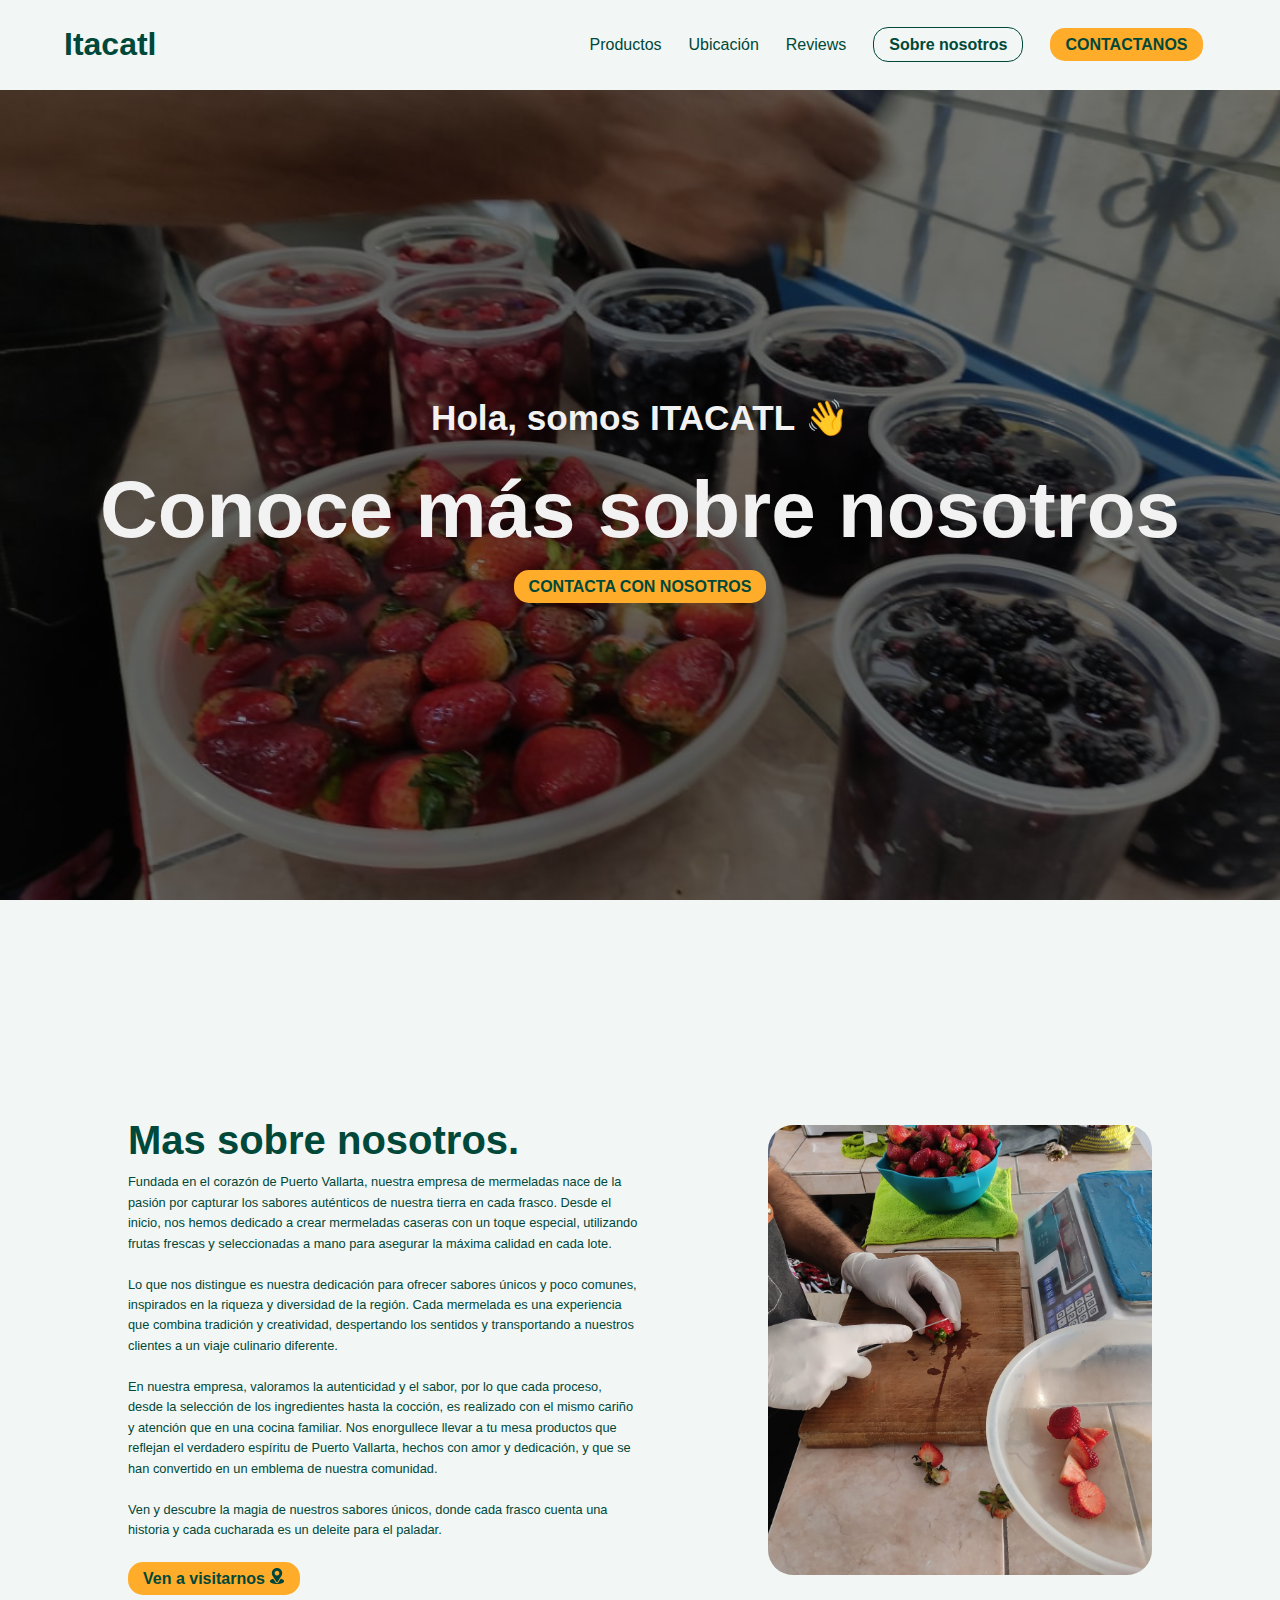
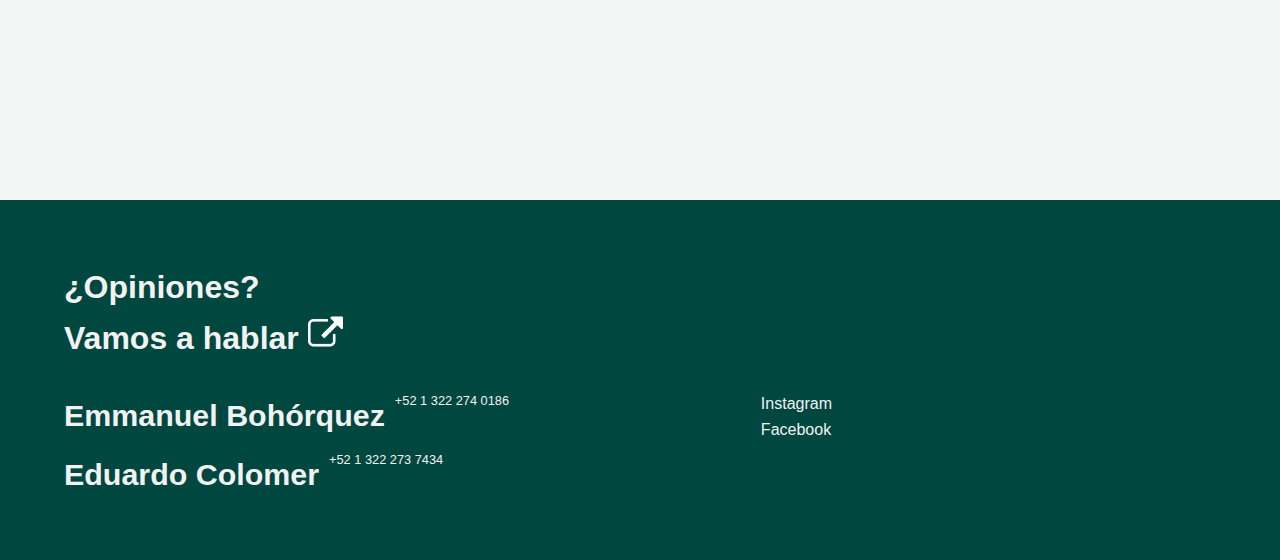
<file: index.html>
<!DOCTYPE html>
<html lang="en">
<head>
    <meta charset="UTF-8">
    <meta name="viewport" content="width=device-width, initial-scale=1.0">
    <title>Document</title>
    <link rel="stylesheet" href="style.css">
    <link rel="stylesheet" href="style1.css">
</head>
<body>
    <header>
        <div class="he1">
            <div class="he2">
                <a href="index.html"><h1>Itacatl</h1></a>
            </div>
            <div class="he3">
                <ul class="he4">
                    <li class="he5"><a href="productos.html">Productos</a></li>
                    <li class="he5"><a href="ubicacion.html">Ubicación</a></li>
                    <li class="he5"><a href="reviews.html">Reviews</a></li>
                    <li><a class="btn-secundario" href="sobrenosotros.html">Sobre nosotros</a></li>
                    <li><a class="btn-principal" href="contactanos.html">CONTACTANOS</a></li>
                </ul>
            </div>
        </div>
    </header>
    <main>
        <div class="m1">
            <div class="m2">
                <h2>Hola, somos <strong>ITACATL</strong> 👋</h2>
                <h1>Conoce más sobre nosotros</h1>
                <div><a class="btn-principal" href="contactanos.html">CONTACTA CON NOSOTROS</a></div>
            </div>
        </div>
        <div class="m3">
            <div class="m6">
                <div class="m4">
                    <h1>Mas sobre nosotros.</h1>
                    <p>Fundada en el corazón de Puerto Vallarta, nuestra empresa de mermeladas nace de la pasión por capturar los sabores auténticos de nuestra tierra en cada frasco. Desde el inicio, nos hemos dedicado a crear mermeladas caseras con un toque especial, utilizando frutas frescas y seleccionadas a mano para asegurar la máxima calidad en cada lote.
                        <br><br>
                        Lo que nos distingue es nuestra dedicación para ofrecer sabores únicos y poco comunes, inspirados en la riqueza y diversidad de la región. Cada mermelada es una experiencia que combina tradición y creatividad, despertando los sentidos y transportando a nuestros clientes a un viaje culinario diferente.
                        <br><br>
                        En nuestra empresa, valoramos la autenticidad y el sabor, por lo que cada proceso, desde la selección de los ingredientes hasta la cocción, es realizado con el mismo cariño y atención que en una cocina familiar. Nos enorgullece llevar a tu mesa productos que reflejan el verdadero espíritu de Puerto Vallarta, hechos con amor y dedicación, y que se han convertido en un emblema de nuestra comunidad.
                        <br><br>
                        Ven y descubre la magia de nuestros sabores únicos, donde cada frasco cuenta una historia y cada cucharada es un deleite para el paladar.
                    </p>
                   <br>
                    <div><a class="btn-principal" href="ubicacion.html">Ven a visitarnos <img class="icon1" src="imagenes/iconos/ubicacion.png"></a></div>
                </div>
                <div class="m5">
                    <div class="m7"></div>
                </div>
            </div>
        </div>
    </main>
    <footer>
        <div class="fo1">
            <div class="fo2 fo5">
                <h1>¿Opiniones?</h1>
                <a href="contactanos.html"><h1>Vamos a hablar <img class="icon" src="imagenes/iconos/enlaceb.png"></h1></a>
            </div>
            <div class="fo3">
                <div>
                    <div class="fo4 fo6">
                        <h3>Emmanuel Bohórquez</h3>
                        <p>+52 1 322 274 0186</p>
                    </div>
                    <div class="fo6">
                        <h3>Eduardo Colomer</h3>  
                        <p>+52 1 322 273 7434</p>
                    </div>
                </div>
                <div class="fo7">
                    <div>
                        <a href="#">Instagram</a>
                    </div>
                    <div>
                        <a href="#">Facebook</a>
                    </div>
                </div>
            </div>
        </div>
    </footer>
</body>
</html>
</file>
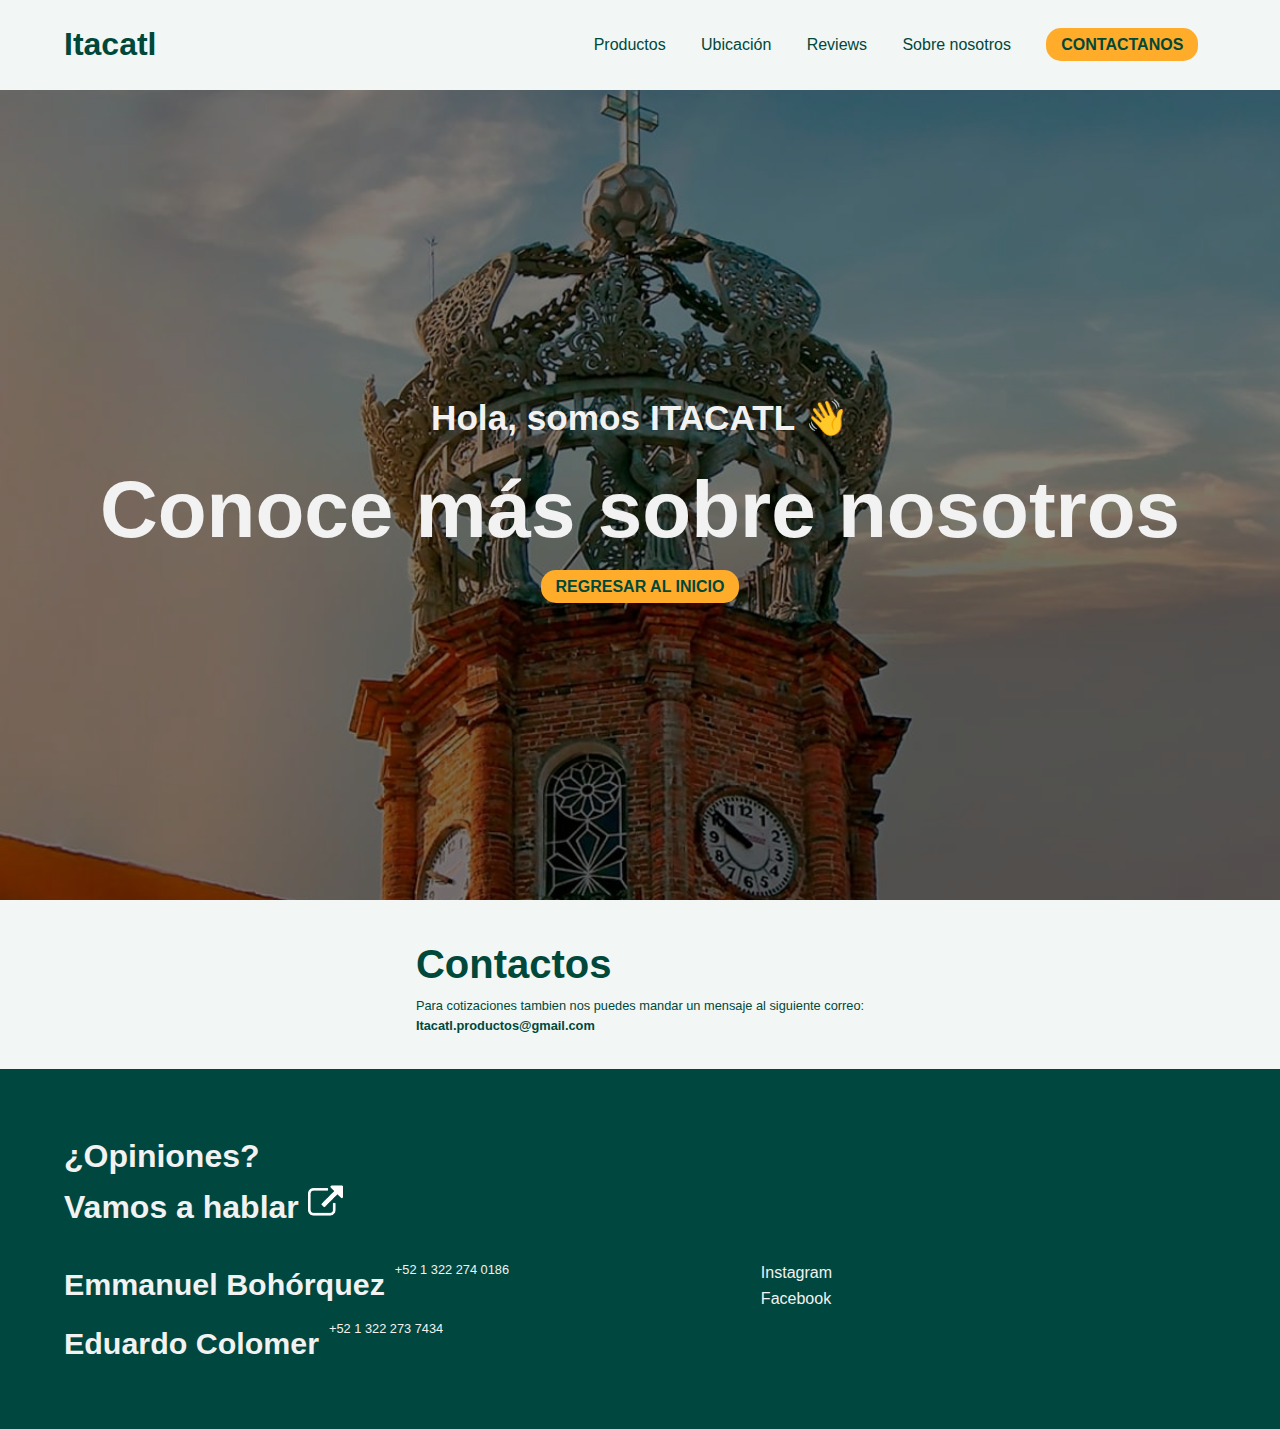
<file: contactanos.html>
<!DOCTYPE html>
<html lang="en">
<head>
    <meta charset="UTF-8">
    <meta name="viewport" content="width=device-width, initial-scale=1.0">
    <title>Document</title>
    <link rel="stylesheet" href="style.css">
    <link rel="stylesheet" href="style6.css">
</head>
<body>
    <header>
        <div class="he1">
            <div class="he2">
                <a href="index.html"><h1>Itacatl</h1></a>
            </div>
            <div class="he3">
                <ul class="he4">
                    <li class="he5"><a href="productos.html">Productos</a></li>
                    <li class="he5"><a href="ubicacion.html">Ubicación</a></li>
                    <li class="he5"><a href="reviews.html">Reviews</a></li>
                    <li><a href="sobrenosotros.html">Sobre nosotros</a></li>
                    <li><a class="btn-principal" href="contactanos.html">CONTACTANOS</a></li>
                </ul>
            </div>
        </div>
    </header>
    <main>
        <div class="m1">
            <div class="m2">
                <h2>Hola, somos <strong>ITACATL</strong> 👋</h2>
                <h1>Conoce más sobre nosotros</h1>
                <div><a class="btn-principal" href="index.html">REGRESAR AL INICIO</a></div>
            </div>
        </div>
        <div class="m3">
            <div>
                <h1>Contactos</h1>
                <div>
                    <div class="m4"></div>
                    <div class="m5"></div>
                </div>
                <p>Para cotizaciones tambien nos puedes mandar un mensaje al siguiente correo:</p>
                <p><strong>Itacatl.productos@gmail.com</strong></p>
            </div>
        </div>
    </main>
    <footer>
        <div class="fo1">
            <div class="fo2 fo5">
                <h1>¿Opiniones?</h1>
                <a href="contactanos.html"><h1>Vamos a hablar <img class="icon" src="imagenes/iconos/enlaceb.png"></h1></a>
            </div>
            <div class="fo3">
                <div>
                    <div class="fo4 fo6">
                        <h3>Emmanuel Bohórquez</h3>
                        <p>+52 1 322 274 0186</p>
                    </div>
                    <div class="fo6">
                        <h3>Eduardo Colomer</h3>  
                        <p>+52 1 322 273 7434</p>
                    </div>
                </div>
                <div class="fo7">
                    <div>
                        <a href="#">Instagram</a>
                    </div>
                    <div>
                        <a href="#">Facebook</a>
                    </div>
                </div>
            </div>
        </div>
    </footer>
</body>
</html>
</file>
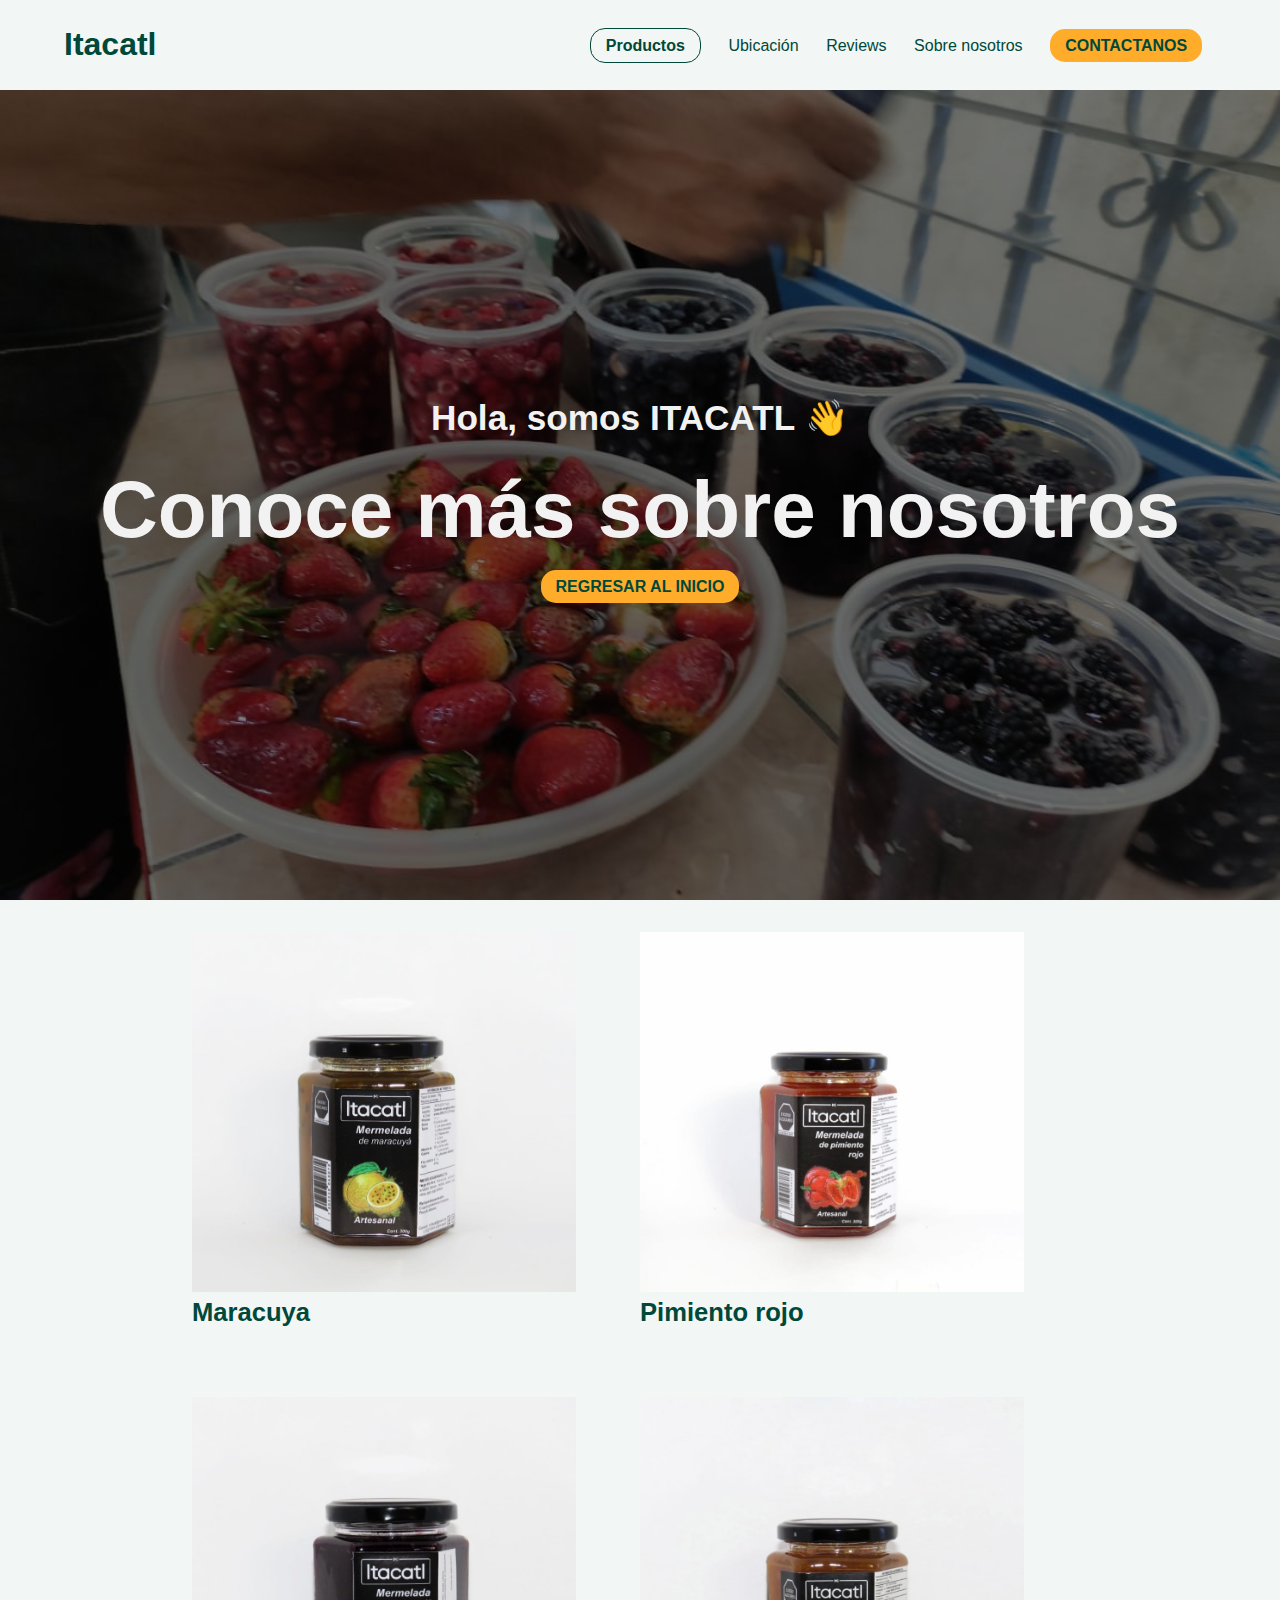
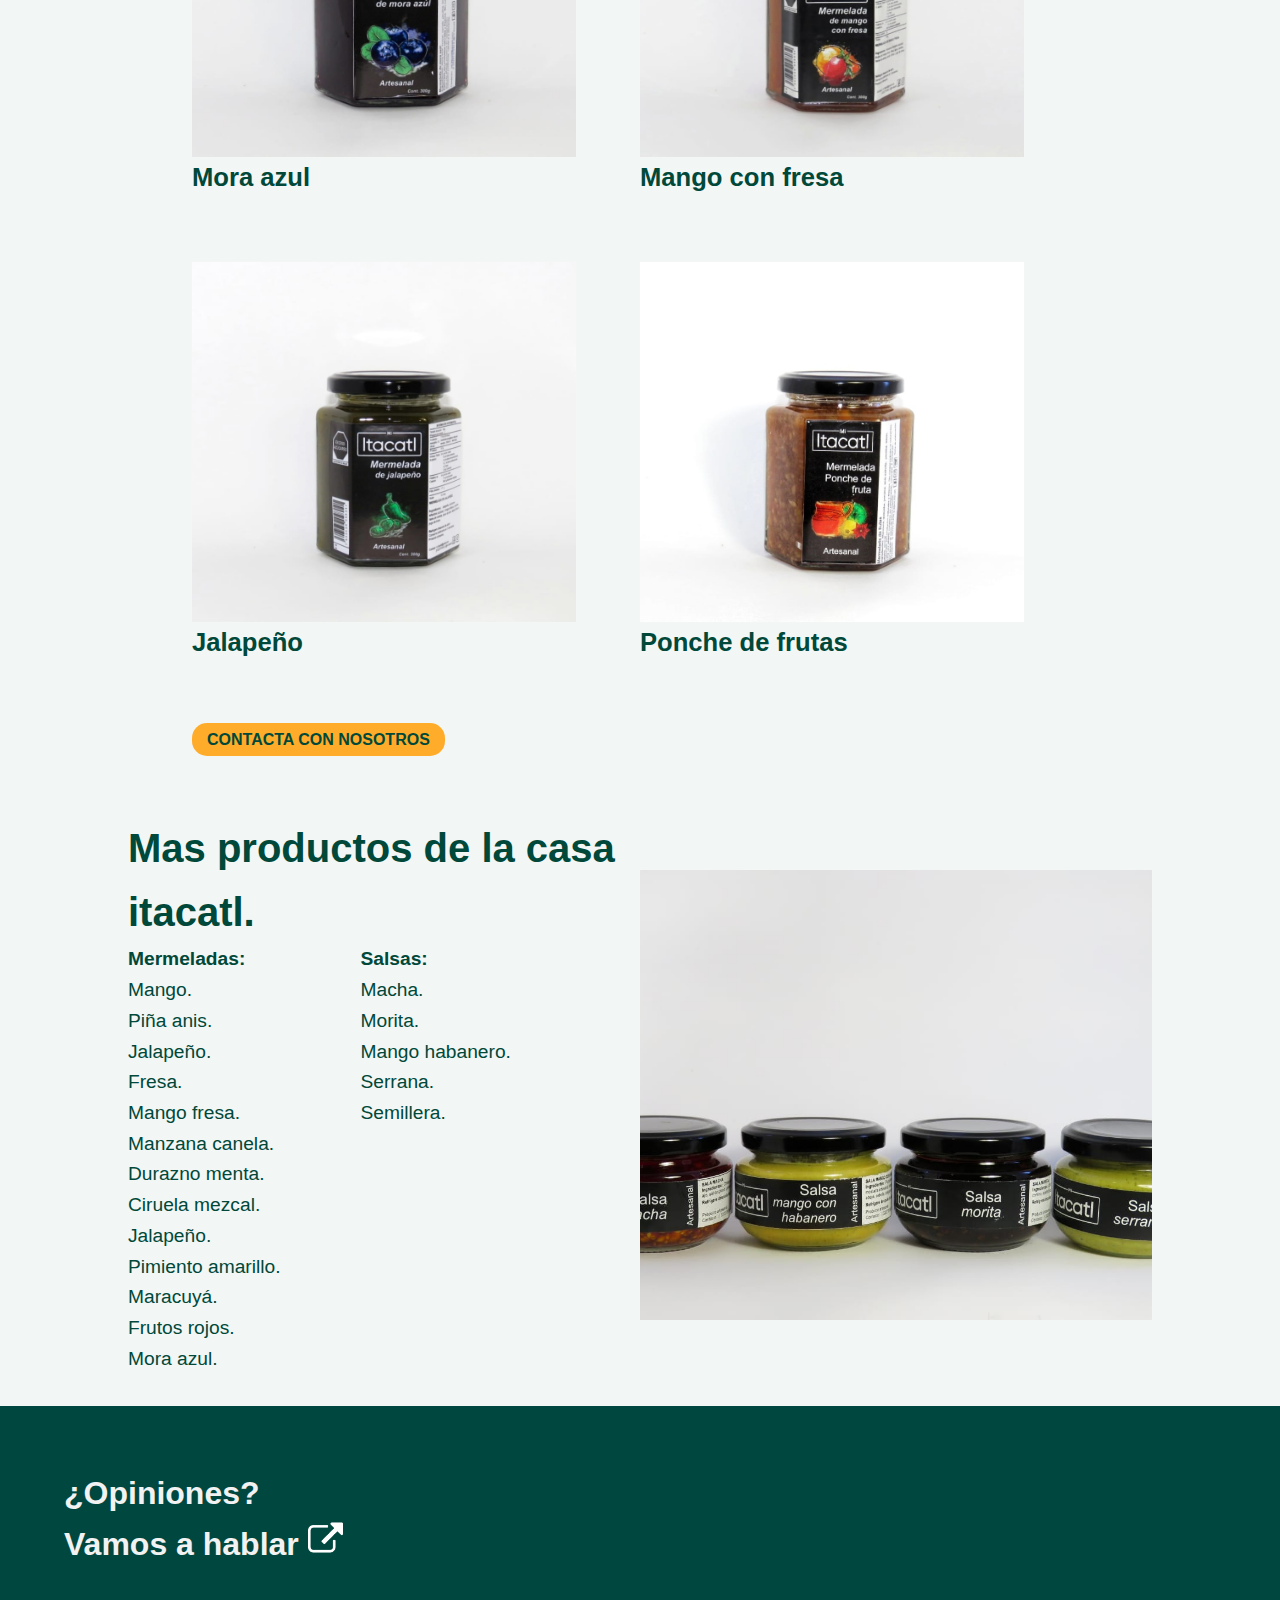
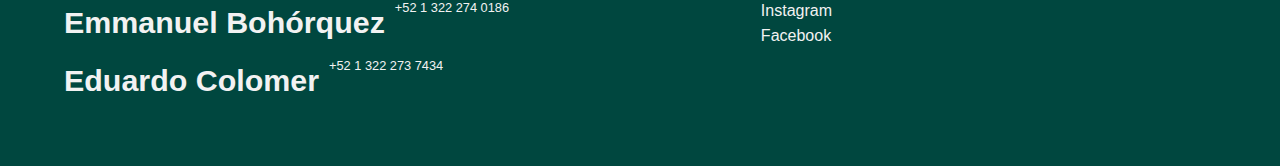
<file: productos.html>
<!DOCTYPE html>
<html lang="en">
<head>
    <meta charset="UTF-8">
    <meta name="viewport" content="width=device-width, initial-scale=1.0">
    <title>Document</title>
    <link rel="stylesheet" href="style.css">
    <link rel="stylesheet" href="style5.css">
</head>
<body>
    <header>
        <div class="he1">
            <div class="he2">
                <a href="index.html"><h1>Itacatl</h1></a>
            </div>
            <div class="he3">
                <ul class="he4">
                    <li class="he5"><a class="btn-secundario" href="productos.html">Productos</a></li>
                    <li class="he5"><a href="ubicacion.html">Ubicación</a></li>
                    <li class="he5"><a href="reviews.html">Reviews</a></li>
                    <li><a href="sobrenosotros.html">Sobre nosotros</a></li>
                    <li><a class="btn-principal" href="contactanos.html">CONTACTANOS</a></li>
                </ul>
            </div>
        </div>
    </header>
    <main>
        <div class="m1">
            <div class="m2">
                <h2>Hola, somos <strong>ITACATL</strong> 👋</h2>
                <h1>Conoce más sobre nosotros</h1>
                <div><a class="btn-principal" href="index.html">REGRESAR AL INICIO</a></div>
            </div>
        </div>
        <div class="m3">
            <div class="m4">
                <div class="m5">
                    <div class="m6"></div>
                    <h4>Maracuya</h4>
                </div>
                <div class="m5">
                    <div class="m7"></div>
                    <h4>Pimiento rojo</h4>
                </div>
                <div class="m5">
                    <div class="m8"></div>
                    <h4>Mora azul</h4>
                </div>
                <div class="m5">
                    <div class="m9"></div>
                    <h4>Mango con fresa</h4>
                </div>
                <div class="m5">
                    <div class="m10"></div>
                    <h4>Jalapeño</h4>
                </div>
                <div class="m5">
                    <div class="m11"></div>
                    <h4>Ponche de frutas</h4>
                </div>
                <div>
                    <a href="contactanos.html" class="btn-principal">CONTACTA CON NOSOTROS</a>
                </div>
            </div>
        </div>
        <div class="m12">
            <div class="m16">
                <div class="m14">
                    <div>
                        <h1>Mas productos de la casa itacatl.</h1>
                    </div>
                    <div class="m13">
                        <div>
                            <ul>
                                <li><strong>Mermeladas:</strong></li>
                                <li>Mango.</li>
                                <li>Piña anis.</li>
                                <li>Jalapeño.</li>
                                <li>Fresa.</li>
                                <li>Mango fresa.</li>
                                <li>Manzana canela.</li>
                                <li>Durazno menta.</li>
                                <li>Ciruela mezcal.</li>
                                <li>Jalapeño.</li>
                                <li>Pimiento amarillo.</li>
                                <li>Maracuyá.</li>
                                <li>Frutos rojos.</li>
                                <li>Mora azul.</li>
                            </ul>
                        </div>
                        <div>
                            <ul>
                                <li><strong>Salsas:</strong></li>
                                <li>Macha.</li>
                                <li>Morita.</li>
                                <li>Mango habanero.</li>
                                <li>Serrana.</li>
                                <li>Semillera.</li>
                            </ul>
                        </div>
                    </div>
                </div>
                <div>
                    <div class="m15"></div>
                </div>
            </div>
        </div>
    </main>
    <footer>
        <div class="fo1">
            <div class="fo2 fo5">
                <h1>¿Opiniones?</h1>
                <a href="contactanos.html"><h1>Vamos a hablar <img class="icon" src="imagenes/iconos/enlaceb.png"></h1></a>
            </div>
            <div class="fo3">
                <div>
                    <div class="fo4 fo6">
                        <h3>Emmanuel Bohórquez</h3>
                        <p>+52 1 322 274 0186</p>
                    </div>
                    <div class="fo6">
                        <h3>Eduardo Colomer</h3>  
                        <p>+52 1 322 273 7434</p>
                    </div>
                </div>
                <div class="fo7">
                    <div>
                        <a href="#">Instagram</a>
                    </div>
                    <div>
                        <a href="#">Facebook</a>
                    </div>
                </div>
            </div>
        </div>
    </footer>
</body>
</html>
</file>
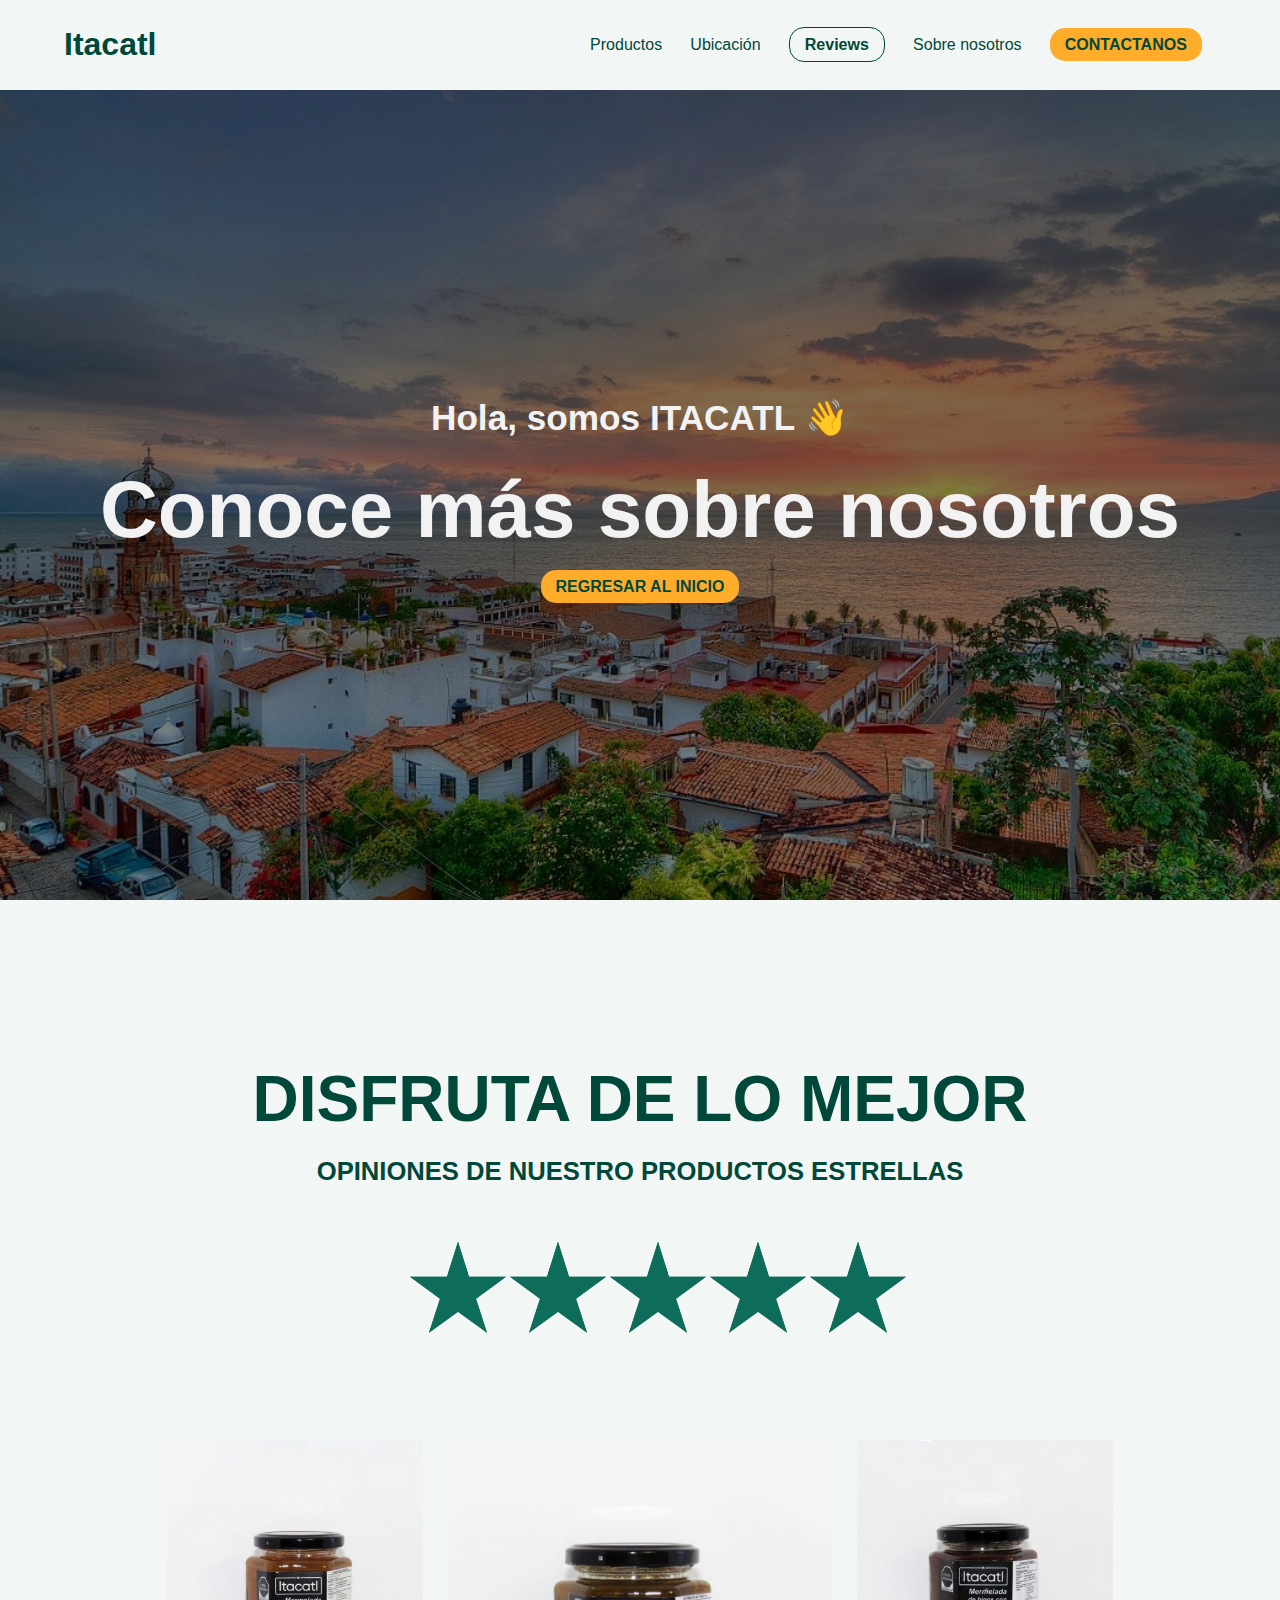
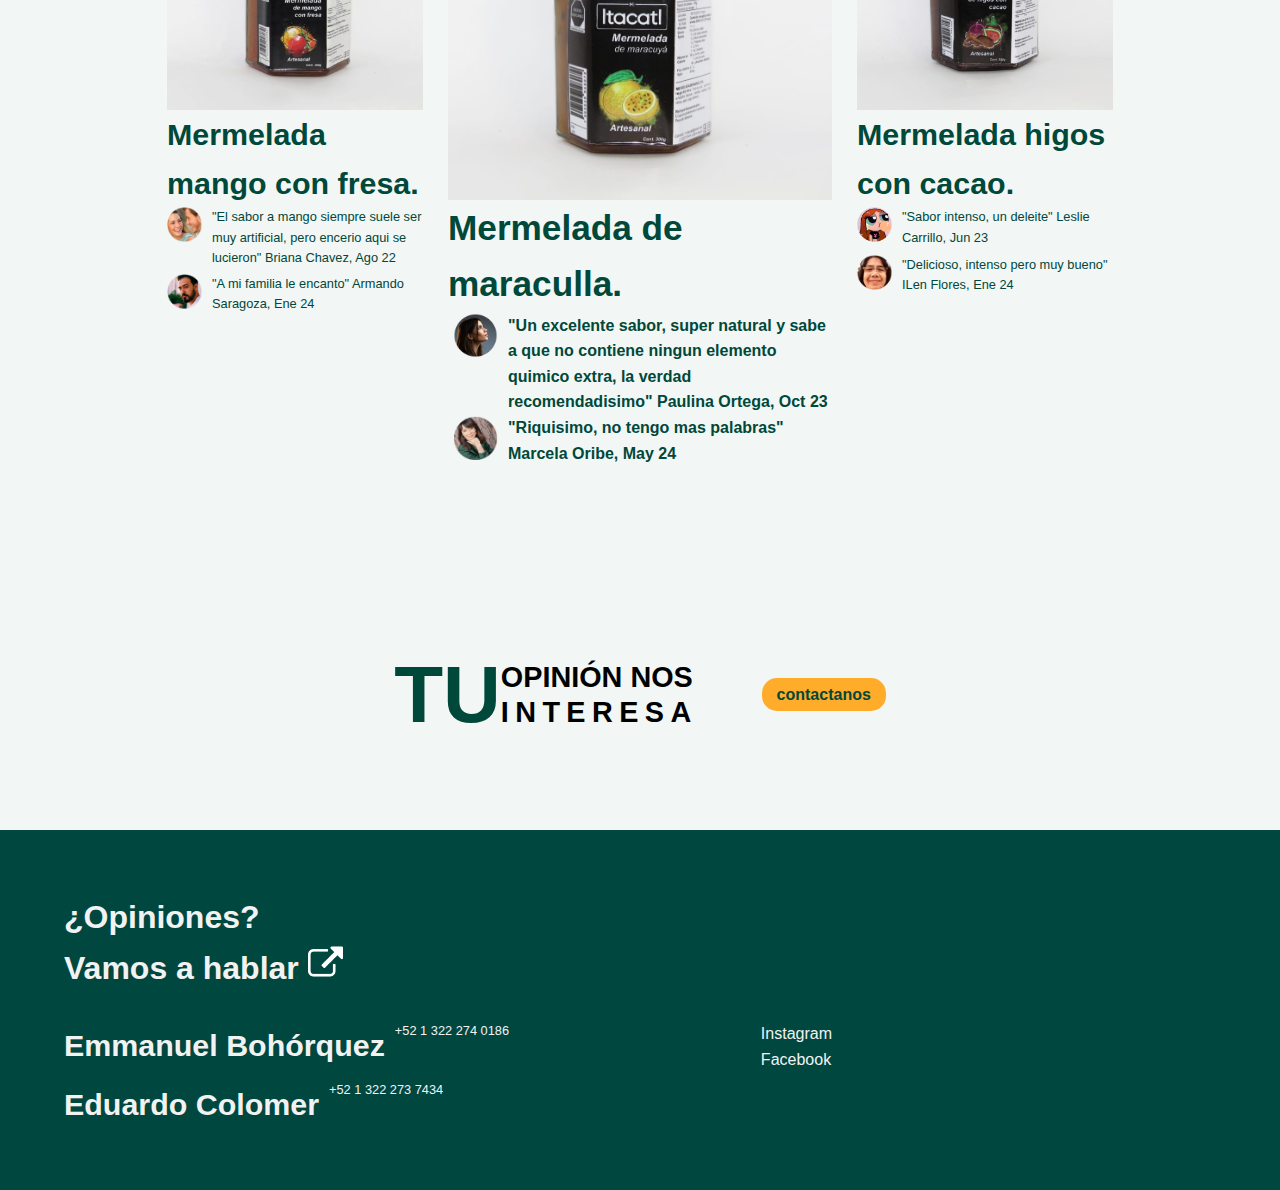
<file: reviews.html>
<!DOCTYPE html>
<html lang="en">
<head>
    <meta charset="UTF-8">
    <meta name="viewport" content="width=device-width, initial-scale=1.0">
    <title>Document</title>
    <link rel="stylesheet" href="style.css">
    <link rel="stylesheet" href="style3.css">
</head>
<body>
    <header>
        <div class="he1">
            <div class="he2">
                <a href="index.html"><h1>Itacatl</h1></a>
            </div>
            <div class="he3">
                <ul class="he4">
                    <li class="he5"><a href="productos.html">Productos</a></li>
                    <li class="he5"><a href="ubicacion.html">Ubicación</a></li>
                    <li class="he5"><a class="btn-secundario" href="reviews.html">Reviews</a></li>
                    <li><a href="sobrenosotros.html">Sobre nosotros</a></li>
                    <li><a class="btn-principal" href="contactanos.html">CONTACTANOS</a></li>
                </ul>
            </div>
        </div>
    </header>
    <main>
        <div class="m1">
            <div class="m2">
                <h2>Hola, somos <strong>ITACATL</strong> 👋</h2>
                <h1>Conoce más sobre nosotros</h1>
                <div><a class="btn-principal" href="index.html">REGRESAR AL INICIO</a></div>
            </div>
        </div>
        <div class="m3">
            <div>
                <div>
                    <h1 class="m4">DISFRUTA DE LO MEJOR</h1>
                    <h4>OPINIONES DE NUESTRO PRODUCTOS ESTRELLAS</h4>
                </div>
                <div class="m6">
                    <div class="m5"></div>
                    <div class="m5"></div>
                    <div class="m5"></div>
                    <div class="m5"></div>
                    <div class="m5"></div>
                </div>
            </div>
        </div>

        <div class="m7">
            <div class="m8">
                <div class="m10">
                    <div class="m9"></div>
                    <h3>Mermelada mango con fresa.</h3>
                    <div class="m11">
                        <div class="m12">
                            <img class="icon" src="imagenes/perfil1.png">
                        </div>
                        <p>"El sabor a mango siempre suele ser muy artificial, pero encerio aqui se lucieron" Briana Chavez, Ago 22</p>
                    </div>
                    <div class="m11">
                        <div class="m12">
                            <img src="imagenes/perfil4.png" class="icon">
                        </div>
                        <p>"A mi familia le encanto" Armando Saragoza, Ene 24</p>
                    </div>
                </div>

                <div class="m14">
                    <div class="m15"></div>
                    <h2>Mermelada de maraculla.</h2>
                    <div class="m17">
                        <div class="m16">
                            <img src="imagenes/perfil2.png" class="icon2">
                        </div>
                        <h6>"Un excelente sabor, super natural y sabe a que no contiene ningun elemento quimico extra, la verdad recomendadisimo" Paulina Ortega, Oct 23</h6>
                    </div>
                    <div class="m17">
                        <div class="m16">
                            <img src="imagenes/perfil6.png" class="icon2">
                        </div>
                        <h6>"Riquisimo, no tengo mas palabras" Marcela Oribe, May 24</h6>
                    </div>
                </div>

                <di class="m10">
                    <div class="m13"></div>
                    <h3>Mermelada higos con cacao.</h3>
                    <div class="m11">
                        <div class="m12">
                            <img src="imagenes/perfil3.png" class="icon">
                        </div>
                        <p>"Sabor intenso, un deleite" Leslie Carrillo, Jun 23</p>
                    </div>
                    <div class="m11">
                        <div class="m12">
                            <img src="imagenes/perfil5.png" class="icon">
                        </div>
                        <p>"Delicioso, intenso pero muy bueno" ILen Flores, Ene 24</p>
                    </div>
                </div>
            </div>
        </div>

        <div class="m18">
            <div class="m23">
                <div class="m21">
                    <div>
                        <h1 class="m19">TU</h1>
                    </div>
                    <div class="m20">
                        <h4>OPINIÓN NOS</h4>
                        <h4 class="m22">INTERESA</h4>
                    </div>
                </div>
                <div>
                    <a href="contactanos.html" class="btn-principal">contactanos</a>
                </div>
            </div>
        </div>
    </main>
    <footer>
        <div class="fo1">
            <div class="fo2 fo5">
                <h1>¿Opiniones?</h1>
                <a href="contactanos.html"><h1>Vamos a hablar <img class="icon" src="imagenes/iconos/enlaceb.png"></h1></a>
            </div>
            <div class="fo3">
                <div>
                    <div class="fo4 fo6">
                        <h3>Emmanuel Bohórquez</h3>
                        <p>+52 1 322 274 0186</p>
                    </div>
                    <div class="fo6">
                        <h3>Eduardo Colomer</h3>  
                        <p>+52 1 322 273 7434</p>
                    </div>
                </div>
                <div class="fo7">
                    <div>
                        <a href="#">Instagram</a>
                    </div>
                    <div>
                        <a href="#">Facebook</a>
                    </div>
                </div>
            </div>
        </div>
    </footer>
</body>
</html>
</file>
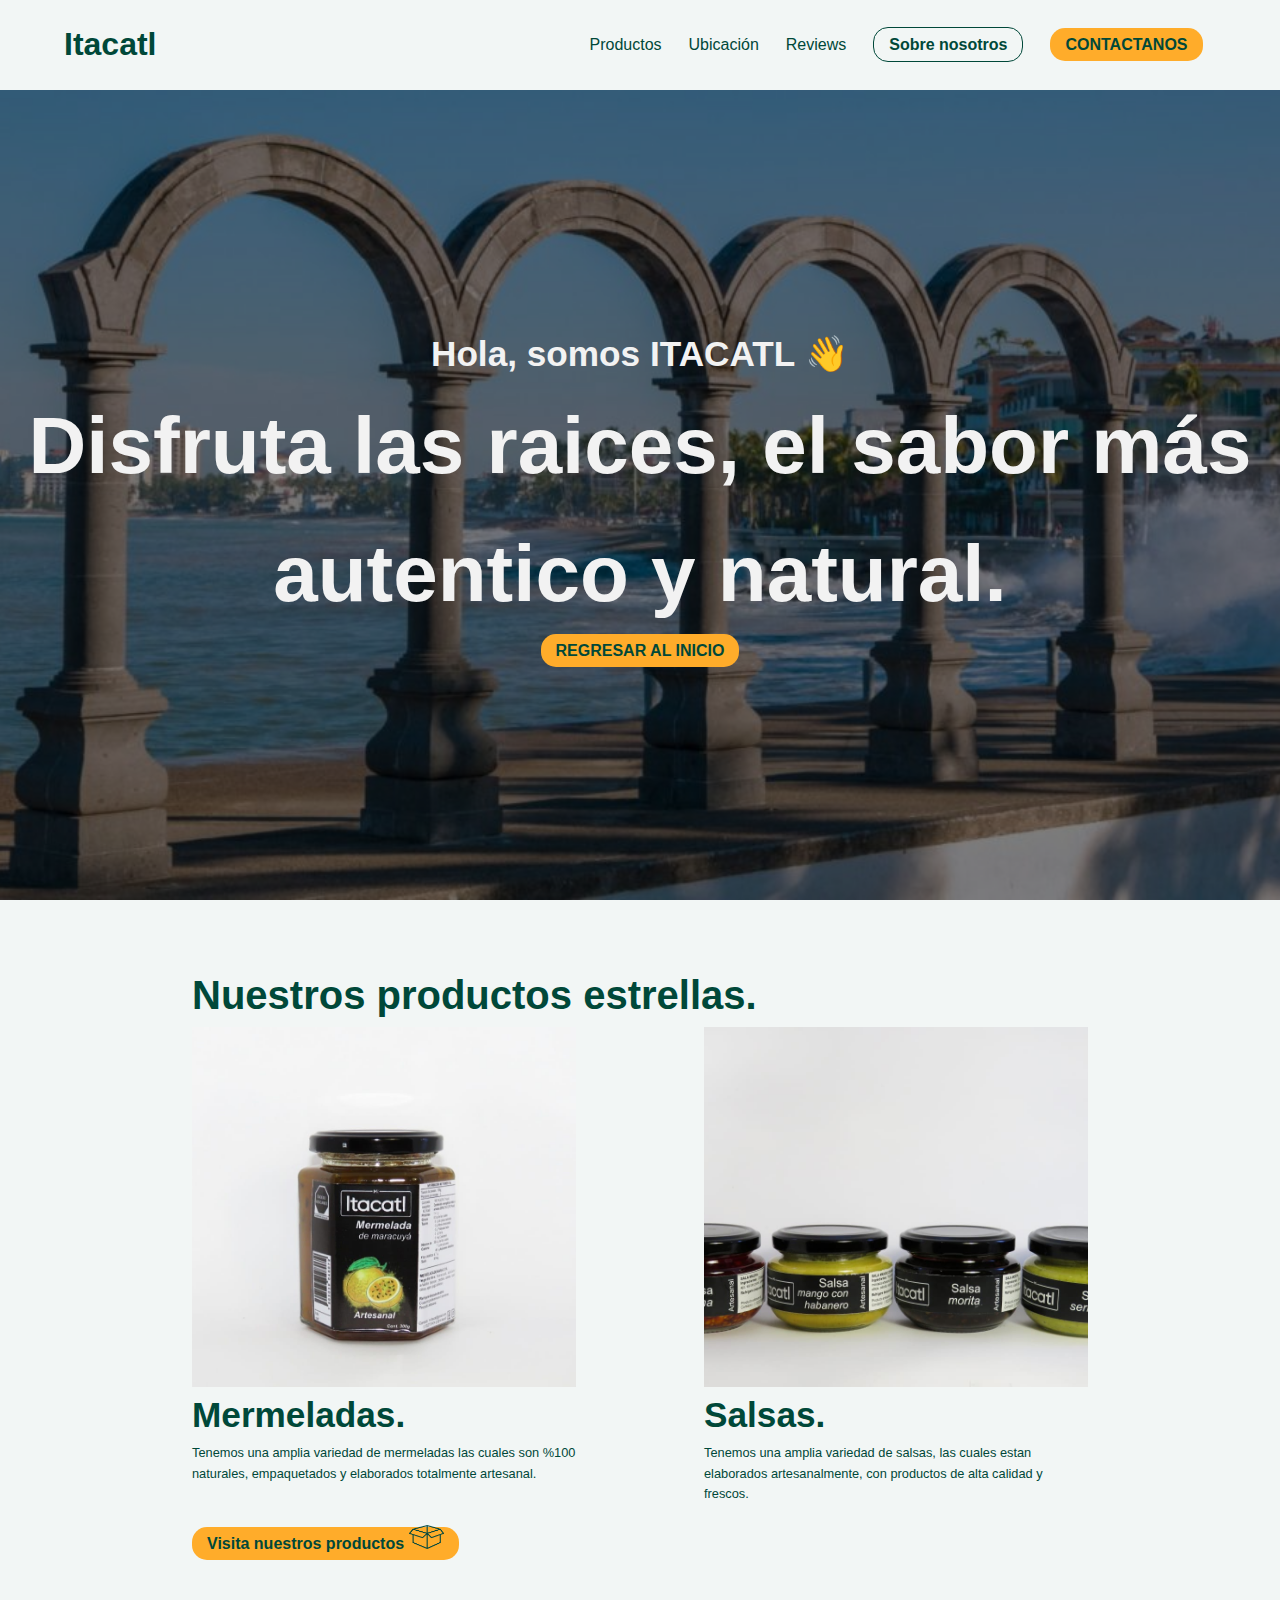
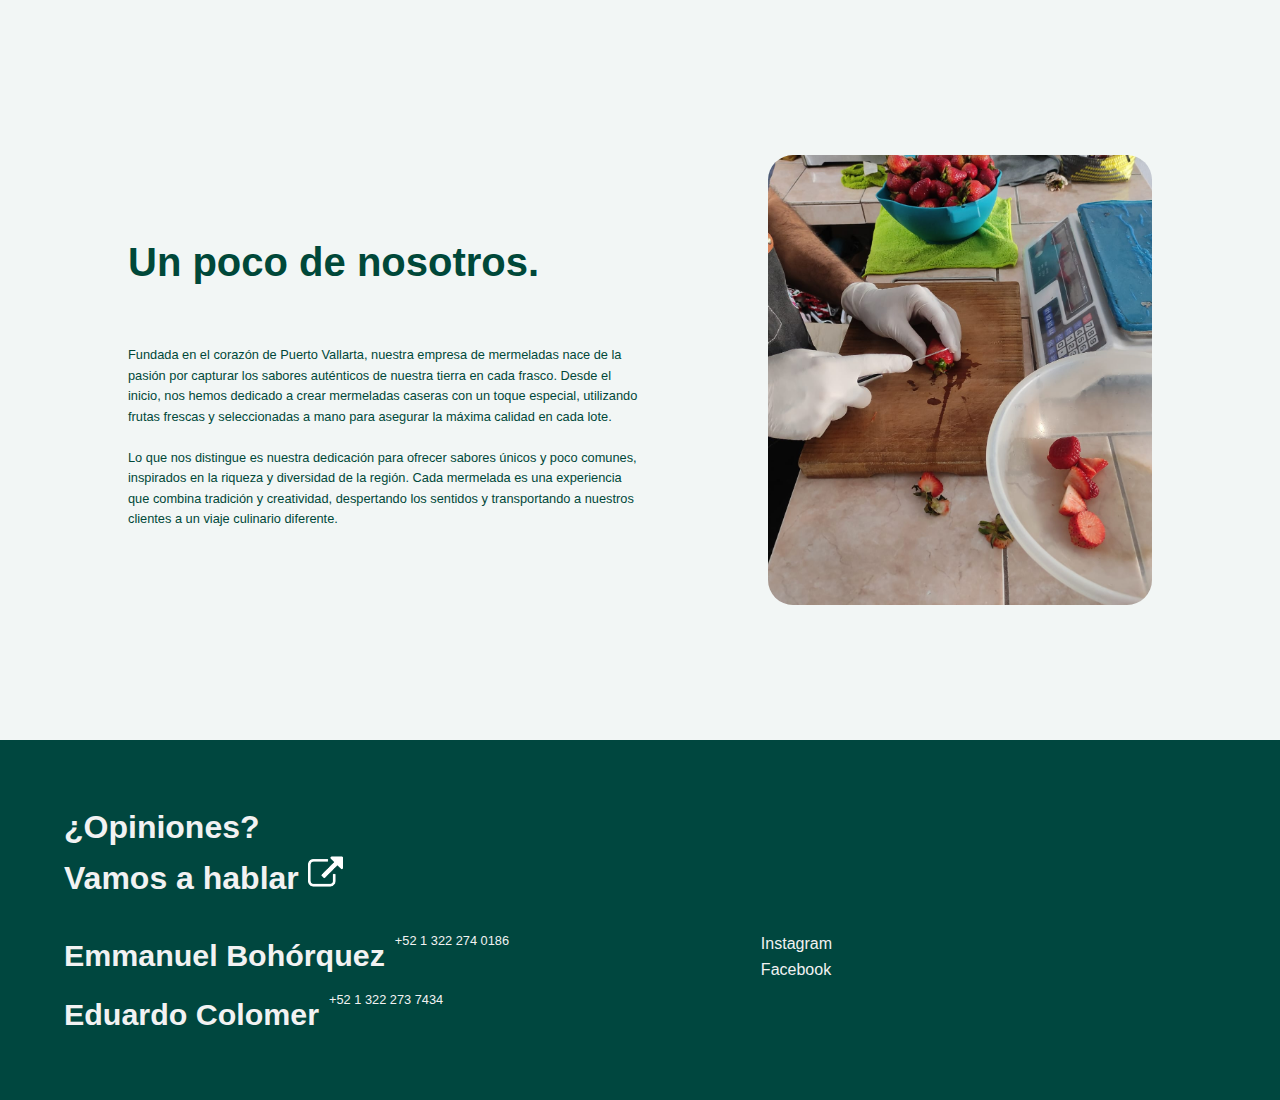
<file: sobrenosotros.html>
<!DOCTYPE html>
<html lang="en">
<head>
    <meta charset="UTF-8">
    <meta name="viewport" content="width=device-width, initial-scale=1.0">
    <title>Document</title>
    <link rel="stylesheet" href="style.css">
    <link rel="stylesheet" href="style4.css">
</head>
<body>
    <header>
        <div class="he1">
            <div class="he2">
                <a href="index.html"><h1>Itacatl</h1></a>
            </div>
            <div class="he3">
                <ul class="he4">
                    <li class="he5"><a href="productos.html">Productos</a></li>
                    <li class="he5"><a href="ubicacion.html">Ubicación</a></li>
                    <li class="he5"><a href="reviews.html">Reviews</a></li>
                    <li><a class="btn-secundario" href="sobrenosotros.html">Sobre nosotros</a></li>
                    <li><a class="btn-principal" href="contactanos.html">CONTACTANOS</a></li>
                </ul>
            </div>
        </div>
    </header>
    <main>
        <div class="m1">
            <div class="m2">
                <h2>Hola, somos <strong>ITACATL</strong> 👋</h2>
                <h1>Disfruta las raices, el sabor más autentico y natural.</h1>
                <div><a class="btn-principal" href="index.html">REGRESAR AL INICIO</a></div>
            </div>
        </div>
        <div class="m3">
            <div>
                <div>
                    <h1>Nuestros productos estrellas.</h1>
                </div>
                <div class="m7">
                    <div class="m4">
                        <div class="m5"></div>
                        <div>
                            <h2>Mermeladas.</h2>
                            <p>Tenemos una amplia variedad de mermeladas las cuales son %100 naturales, empaquetados y elaborados totalmente artesanal.</p>
                        </div>
                    </div>
                    <div class="m4">
                        <div class="m6"></div>
                        <div>
                            <h2>Salsas.</h2>
                            <p>Tenemos una amplia variedad de salsas, las cuales estan elaborados artesanalmente, con productos de alta calidad y frescos.</p>
                        </div>
                    </div>
                </div>
                <div><a class="btn-principal" href="productos.html">Visita nuestros productos <img class="icon" src="imagenes/iconos/caja.png"></a></div>
            </div>
        </div>
        <div class="m8">
            <div class="m11">
                <div class="m9">
                    <h1>Un poco de nosotros.</h1><br><br>
                    <p>Fundada en el corazón de Puerto Vallarta, nuestra empresa de mermeladas nace de la pasión por capturar los sabores auténticos de nuestra tierra en cada frasco. Desde el inicio, nos hemos dedicado a crear mermeladas caseras con un toque especial, utilizando frutas frescas y seleccionadas a mano para asegurar la máxima calidad en cada lote.
                        <br><br>
                        Lo que nos distingue es nuestra dedicación para ofrecer sabores únicos y poco comunes, inspirados en la riqueza y diversidad de la región. Cada mermelada es una experiencia que combina tradición y creatividad, despertando los sentidos y transportando a nuestros clientes a un viaje culinario diferente.</p>
                </div>
                <div>
                    <div class="m10"></div>
                </div>
            </div>
        </div>
    </main>
    <footer>
        <div class="fo1">
            <div class="fo2 fo5">
                <h1>¿Opiniones?</h1>
                <a href="contactanos.html"><h1>Vamos a hablar <img class="icon" src="imagenes/iconos/enlaceb.png"></h1></a>
            </div>
            <div class="fo3">
                <div>
                    <div class="fo4 fo6">
                        <h3>Emmanuel Bohórquez</h3>
                        <p>+52 1 322 274 0186</p>
                    </div>
                    <div class="fo6">
                        <h3>Eduardo Colomer</h3>  
                        <p>+52 1 322 273 7434</p>
                    </div>
                </div>
                <div class="fo7">
                    <div>
                        <a href="#">Instagram</a>
                    </div>
                    <div>
                        <a href="#">Facebook</a>
                    </div>
                </div>
            </div>
        </div>
    </footer>
</body>
</html>
</file>
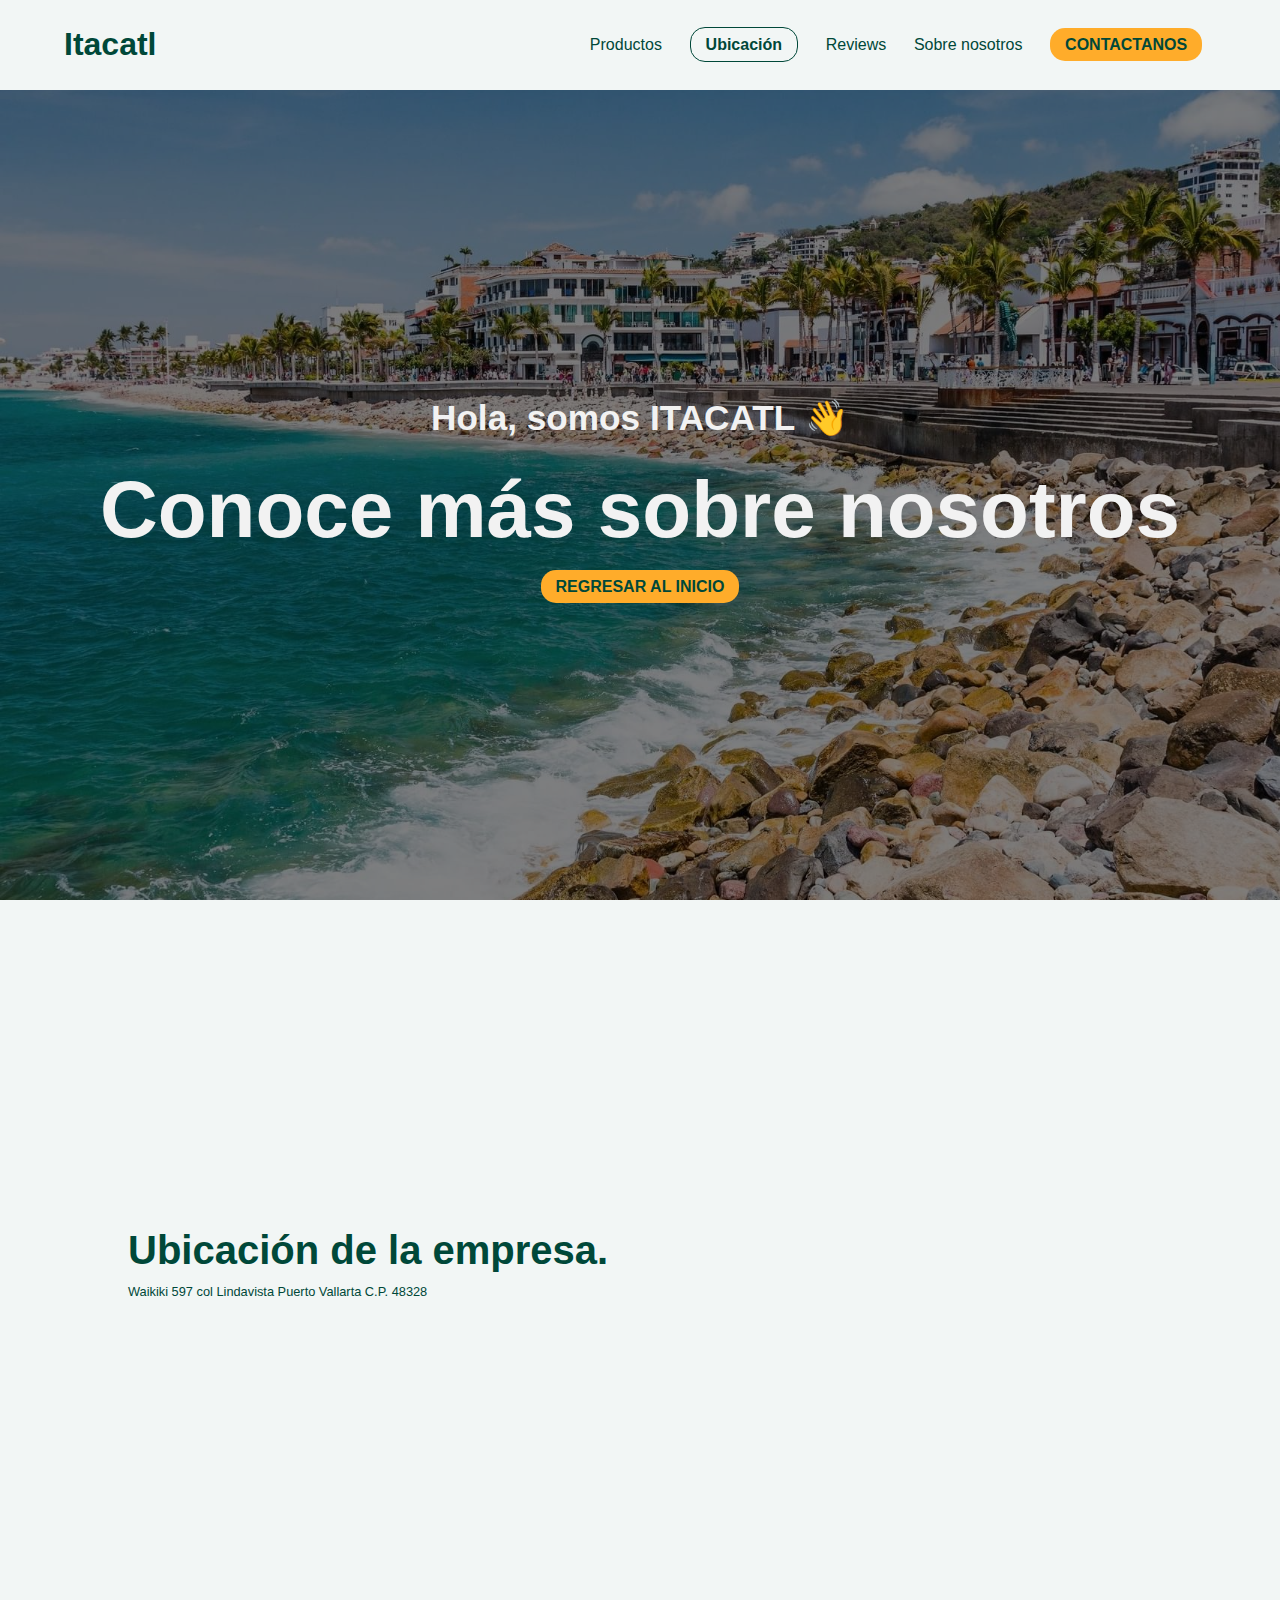
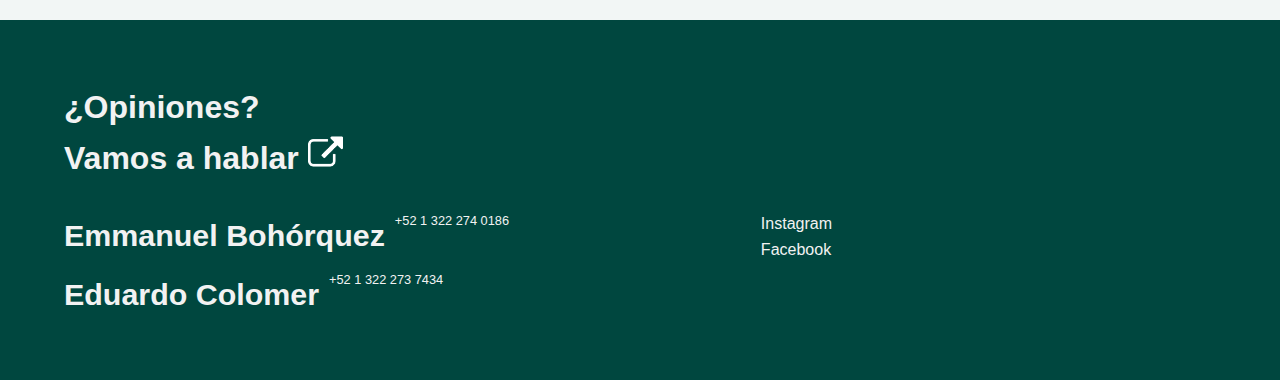
<file: ubicacion.html>
<!DOCTYPE html>
<html lang="en">
<head>
    <meta charset="UTF-8">
    <meta name="viewport" content="width=device-width, initial-scale=1.0">
    <title>Document</title>
    <link rel="stylesheet" href="style.css">
    <link rel="stylesheet" href="style2.css">
</head>
<body>
    <header>
        <div class="he1">
            <div class="he2">
                <a href="index.html"><h1>Itacatl</h1></a>
            </div>
            <div class="he3">
                <ul class="he4">
                    <li class="he5"><a href="productos.html">Productos</a></li>
                    <li class="he5"><a class="btn-secundario" href="ubicacion.html">Ubicación</a></li>
                    <li class="he5"><a href="reviews.html">Reviews</a></li>
                    <li><a href="sobrenosotros.html">Sobre nosotros</a></li>
                    <li><a class="btn-principal" href="contactanos.html">CONTACTANOS</a></li>
                </ul>
            </div>
        </div>
    </header>
    <main>
        <div class="m1">
            <div class="m2">
                <h2>Hola, somos <strong>ITACATL</strong> 👋</h2>
                <h1>Conoce más sobre nosotros</h1>
                <div><a class="btn-principal" href="index.html">REGRESAR AL INICIO</a></div>
            </div>
        </div>
        <div class="m3">
            <div class="m4">
                <div class="m5">
                    <h1>Ubicación de la empresa.</h1>
                    <p>Waikiki 597 col Lindavista Puerto Vallarta C.P. 48328</p>
                </div>
                <div class="m6">
                    <iframe class="m7" src="https://www.google.com/maps/embed?pb=!1m18!1m12!1m3!1d1866.9269807157966!2d-105.20470026335029!3d20.634808618429982!2m3!1f0!2f0!3f0!3m2!1i1024!2i768!4f13.1!3m3!1m2!1s0x84214f174da82593%3A0x415417b9ada3f00c!2sWaikiki%20567%2C%20Lindavista%2C%2048344%20Puerto%20Vallarta%2C%20Jal.!5e0!3m2!1ses!2smx!4v1730095099917!5m2!1ses!2smx" width="600" height="450" style="border:0;" allowfullscreen="" loading="lazy" referrerpolicy="no-referrer-when-downgrade"></iframe>
                </div>
            </div>
        </div>
    </main>
    <footer>
        <div class="fo1">
            <div class="fo2 fo5">
                <h1>¿Opiniones?</h1>
                <a href="contactanos.html"><h1>Vamos a hablar <img class="icon" src="imagenes/iconos/enlaceb.png"></h1></a>
            </div>
            <div class="fo3">
                <div>
                    <div class="fo4 fo6">
                        <h3>Emmanuel Bohórquez</h3>
                        <p>+52 1 322 274 0186</p>
                    </div>
                    <div class="fo6">
                        <h3>Eduardo Colomer</h3>  
                        <p>+52 1 322 273 7434</p>
                    </div>
                </div>
                <div class="fo7">
                    <div>
                        <a href="#">Instagram</a>
                    </div>
                    <div>
                        <a href="#">Facebook</a>
                    </div>
                </div>
            </div>
        </div>
    </footer>
</body>
</html>
</file>
<file: style.css>
*{
    margin: 0;
    padding: 0;
}

html{
    font-family: 'Arial', sans-serif;
    line-height: 1.6;
}

:root{
    --amarillo: #ffac2a;
    --verde1: #004839;
    --verde2: #00473f;
    --verde3: #0e6d5a; 
    --blanco: #f2f2f2;
}

h1{
    font-size: 2.5rem;
    color: var(--verde1);
}
h2{
    font-size: 2.2rem;
    color: var(--verde1);
}
h3{
    font-size: 1.9rem;
    color: var(--verde1);
}
h4{
    font-size: 1.6rem;
    color: var(--verde1);
}
h5{
    font-size: 1.3rem;
    color: var(--verde1);
}
h6{
    font-size: 1rem;
    color: var(--verde1);
}
p{
    font-size: .8rem;
    color: var(--verde1);
}

.btn-principal{
    font-weight: bold;
    font-size: 16px;
    color: var(--verde1);
    background-color: var(--amarillo);
    padding: 8px 15px;
    border-radius: 15px;
}
.btn-principal:hover{
    color: var(--amarillo);
    background-color: var(--blanco);
    border: 1px solid var(--amarillo);
}
.btn-secundario{
    font-weight: bold;
    font-size: 16px;
    color: var(--verde1);
    padding: 8px 15px;
    border-radius: 15px;
    border: 1px solid var(--verde1);
}
.btn-secundario:hover{
    color: var(--blanco);
    background-color: var(--verde3);
}
a{
    text-decoration: none;
    color: var(--verde1);
    font-size: 16px;
}

ul{
    list-style: none;
}

body{
    background-color: #f2f6f5;
}

.icon{
    width: 35px;
}

.icon1{
    width: 16px;

}
.icon2{
    width: 45px;
}
/* ================== */
/* HEADER */
/* ================== */
header{
    display: flex;
    justify-content: center;

    height: 10vh;
}
.he1{
    display: flex;
    flex-direction: row;
    width: 90vw;

    justify-content: space-between;
    align-items: center;
}
.he2 h1{
    font-size: 2rem;
}
.he3{
    width: fit-content;
    display: flex;
    align-items: center;

    
}
.he4{
    display: flex;
    flex-direction: row;
    width: 50vw;
    justify-content: space-around;
}



/* ================== */
/* ================== */







/* ================== */
/* FOOTER */
/* ================== */
footer{
    display: flex;
    justify-content: center;
    background-color: var(--verde2);
}
footer h1, footer a, footer p, footer h3{
    color: var(--blanco);
}

footer h1{
    font-size: 2rem;
}
.fo1{
    height: 40vh;
    width: 90vw;

    display: flex;
    justify-content: center;
    
    flex-direction: column;
}
.fo4{
    padding-bottom: 10px;
}
.fo5{
    padding-bottom: 3vh;
}
.fo6{
    display: flex;
}
.fo6 p{
    padding-left: 10px;
}
.fo3{
    width: 60vw;
    display: flex;
    justify-content: space-between;
}
/* ================== */
/* ================== */
</file>
<file: style1.css>
.m1 {
    position: relative;
    width: 100vw;
    height: 90vh;
    background-image: url(imagenes/vasofrutas.jpg);
    background-position: center;
    background-size: cover;
    background-repeat: no-repeat;
}

.m1::before {
    content: "";
    position: absolute;
    top: 0;
    left: 0;
    width: 100%;
    height: 100%;
    background-color: rgba(0, 0, 0, 0.5); 
    z-index: 1;
}

.m1 > * {
    position: relative;
    z-index: 2; 
}

.m2{
    height: 100%;
    display: flex;
    justify-content: center;
    align-items: center;
    flex-direction: column;
}
.m2 h1, .m1 h2{
    color: var(--blanco);
}
.m2 h1{
    font-size: 5rem;
}
.m3{
    display: flex;
    justify-content: center;
    align-items: center;
    
    height: 100vh;
}
.m4{
    width: 40vw;
}
.m6{
    width: 80vw;
    display: flex;
    justify-content: space-between;
    align-items: center;
}
.m7{
    width: 30vw;
    height: 50vh;
    border-radius: 25px;

    background-image: url(imagenes/picarfrutas.jpg);
    background-position: center;
    background-repeat: no-repeat;
    background-size: cover;
}
</file>
<file: style6.css>
.m1 {
    position: relative;
    width: 100vw;
    height: 90vh;
    background-image: url(imagenes/wp0002.jpg);
    background-position: center;
    background-size: cover;
    background-repeat: no-repeat; 
}

.m1::before {
    content: "";
    position: absolute;
    top: 0;
    left: 0;
    width: 100%;
    height: 100%;
    background-color: rgba(0, 0, 0, 0.5); 
    z-index: 1;
}

.m1 > * {
    position: relative;
    z-index: 2; 
}

.m2{
    height: 100%;
    display: flex;
    justify-content: center;
    align-items: center;
    flex-direction: column;
    text-align: center;
}
.m2 h1, .m1 h2{
    color: var(--blanco);
}
.m2 h1{
    font-size: 5rem;
}
.m3{
    display: flex;
    justify-content: center;
    align-items: center;

    padding: 2rem 0;
}
.m4{


    background-image: url(imagenes/wp0002.jpg);
    background-position: center;
    background-size: cover;
    background-repeat: no-repeat;
}
.m5{


    background-image: url(imagenes/wp0002.jpg);
    background-position: center;
    background-size: cover;
    background-repeat: no-repeat;
}
</file>
<file: style5.css>
.m1 {
    position: relative;
    width: 100vw;
    height: 90vh;
    background-image: url(imagenes/vasofrutas.jpg);
    background-position: center;
    background-size: cover;
    background-repeat: no-repeat; 
}

.m1::before {
    content: "";
    position: absolute;
    top: 0;
    left: 0;
    width: 100%;
    height: 100%;
    background-color: rgba(0, 0, 0, 0.5); 
    z-index: 1;
}

.m1 > * {
    position: relative;
    z-index: 2; 
}

.m2{
    height: 100%;
    display: flex;
    justify-content: center;
    align-items: center;
    flex-direction: column;
    text-align: center;
}
.m2 h1, .m1 h2{
    color: var(--blanco);
}
.m2 h1{
    font-size: 5rem;
}
.m3{
    display: flex;
    justify-content: center;
    align-items: center;

    padding: 2rem 0;
}
.m4{
    width: 70vw;

    display: flex;
    flex-wrap: wrap;

    gap: 5vw;
}
.m5{
    width: 30vw;
}
.m6{
    height: 40vh;
    width: 30vw;

    background-image: url(imagenes/maracuya.jpg);
    background-position: center;
    background-repeat: no-repeat;
    background-size: cover;
}
.m7{
    height: 40vh;
    width: 30vw;

    background-image: url(imagenes/pimientorojo.jpg);
    background-position: center;
    background-repeat: no-repeat;
    background-size: cover;
}
.m8{
    height: 40vh;
    width: 30vw;

    background-image: url(imagenes/mora\ azul.jpg);
    background-position: center;
    background-repeat: no-repeat;
    background-size: cover;
}
.m9{
    height: 40vh;
    width: 30vw;

    background-image: url(imagenes/mangofresa.jpg);
    background-position: center;
    background-repeat: no-repeat;
    background-size: cover;
}
.m10{
    height: 40vh;
    width: 30vw;

    background-image: url(imagenes/jalapeño.jpg);
    background-position: center;
    background-repeat: no-repeat;
    background-size: cover;
}
.m11{
    height: 40vh;
    width: 30vw;

    background-image: url(imagenes/ponchefrutas.jpg);
    background-position: center;
    background-repeat: no-repeat;
    background-size: cover;
}
ul, li{
    color: var(--verde1);

    font-size: 1.2rem;
}
.m12{
    display: flex;
    justify-content: center;
    align-items: center;

    padding: 2rem 0;
}
.m13{
    display: flex;
    flex-direction: row;

    gap: 5rem;

}
.m14{
    width: 40vw;
}
.m15{
    width: 40vw;
    height: 50vh;

    background-image: url(imagenes/salsas.jpg);
    background-position: center;
    background-repeat: no-repeat;
    background-size: cover;
}
.m16{
    display: flex;
    flex-direction: row;

    justify-content: center;
    align-items: center;
}
</file>
<file: style3.css>
.m1 {
    position: relative;
    width: 100vw;
    height: 90vh;
    background-image: url(imagenes/wp0004.jpg);
    background-position: center;
    background-size: cover;
    background-repeat: no-repeat; 
}

.m1::before {
    content: "";
    position: absolute;
    top: 0;
    left: 0;
    width: 100%;
    height: 100%;
    background-color: rgba(0, 0, 0, 0.5); 
    z-index: 1;
}

.m1 > * {
    position: relative;
    z-index: 2; 
}

.m2{
    height: 100%;
    display: flex;
    justify-content: center;
    align-items: center;
    flex-direction: column;
    text-align: center;
}
.m2 h1, .m1 h2{
    color: var(--blanco);
}
.m2 h1{
    font-size: 5rem;
}
.m3{
    display: flex;
    justify-content: center;
    align-items: center;
    height: 60vh;

    text-align: center;
}
.m4{
    font-size: 4rem;
}
.m5 {
    width: 0;
    height: 0;
    margin: 50px;
    position: relative;
    display: flex;
    color: var(--verde3);
}

.m5::before, .m5::after {
    content: '';
    position: absolute;
    top: 0;
    left: -2rem;
    width: 100px;
    height: 100px;
    background: var(--verde3);
    clip-path: polygon(50% 0%, 61% 35%, 98% 35%, 68% 57%, 79% 91%, 50% 70%, 21% 91%, 32% 57%, 2% 35%, 39% 35%);
}
.m6{
    display: flex;
    justify-content: center;
}
.m7{
    display: flex;

    height: 80vh;

    justify-content: center;
    align-items: flex-start;
}
.m8{
    display: flex;
    flex-direction: row;
}
.m9{
    width: 20vw;
    height: 30vh;

    background-image: url(imagenes/mangofresa.jpg);
    background-position: center;
    background-repeat: no-repeat;
    background-size: cover;
}
.m10{
    width: 20vw;

    display: flex;
    flex-direction: column;
}
.m11{
    display: flex;
    flex-direction: row;

    padding-bottom: 5px;
}
.m12{
    padding-right: 10px;
}
.m13{
    width: 20vw;
    height: 30vh;

    background-image: url(imagenes/higoscacao.jpg);
    background-position: center;
    background-repeat: no-repeat;
    background-size: cover; 
}
.m14{
    width: 30vw;

    display: flex;
    flex-direction: column;

    padding: 0 25px;
}
.m15{
    width: 30vw;
    height: 40vh;

    background-image: url(imagenes/maracuya.jpg);
    background-position: center;
    background-repeat: no-repeat;
    background-size: cover; 
}
.m16{
    padding-right: 10px;
}
.m17{
    display: flex;
    flex-direction: row;

    padding-left: 5px;
}
.m18{
    display: flex;
    justify-content: center;
    align-items: center;

    height: 30vh;
}
.m19{
    font-size: 5rem;
}
.m20{
    display: flex;
    flex-direction: column;

    line-height: 1.2;

}
.m20 h4{
    color: #000;
    font-size: 1.8rem;
}

.m21{
    display: flex;
    flex-direction: row;

    justify-content: center;
    align-items: center;
}
.m22{
    letter-spacing: .4rem;
}
.m23{
    display: flex;
    flex-direction: row;

    justify-content: center;
    align-items: center;

    gap: 4rem;
}
</file>
<file: style4.css>
.m1 {
    position: relative;
    width: 100vw;
    height: 90vh;
    background-image: url(imagenes/wp0003.jpg);
    background-position: center;
    background-size: cover;
    background-repeat: no-repeat; 
}

.m1::before {
    content: "";
    position: absolute;
    top: 0;
    left: 0;
    width: 100%;
    height: 100%;
    background-color: rgba(0, 0, 0, 0.5); 
    z-index: 1;
}

.m1 > * {
    position: relative;
    z-index: 2; 
}

.m2{
    height: 100%;
    display: flex;
    justify-content: center;
    align-items: center;
    flex-direction: column;
    text-align: center;
}
.m2 h1, .m1 h2{
    color: var(--blanco);
}
.m2 h1{
    font-size: 5rem;
}
.m3{
    display: flex;
    justify-content: center;
    align-items: center;
    height: 80vh;
}
.m4{
    width: 30vw;
}
.m5{
   height: 40vh;
   width: 30vw;
   
    background-image: url(imagenes/maracuya.jpg);
    background-position: center;
    background-size: cover;
    background-repeat: no-repeat;
}
.m6{
    height: 40vh;
    width: 30vw;
    
     background-image: url(imagenes/salsas.jpg);
     background-position: center;
     background-size: cover;
     background-repeat: no-repeat;
 }
 .m7{
    display: flex;
    justify-content: space-between;
    width: 70vw;
    flex-direction: row;
    padding-bottom: 20px;
 }
 .m8{
    display: flex;
    justify-content: center;
    align-items: center;
    height: 80vh;
 }
 .m9{
    width: 40vw;
 }
 .m10{
    width: 30vw;
    height: 50vh;

    border-radius: 25px;

    background-image: url(imagenes/picarfrutas.jpg);
     background-position: center;
     background-size: cover;
     background-repeat: no-repeat;
 }
 .m11{
    display: flex;
    width: 80vw;
    justify-content: space-between;
    align-items: center;
 }
</file>
<file: style2.css>
.m1 {
    position: relative;
    width: 100vw;
    height: 90vh;
    background-image: url(imagenes/wp0001.jpg);
    background-position: center;
    background-size: cover;
    background-repeat: no-repeat;
}

.m1::before {
    content: "";
    position: absolute;
    top: 0;
    left: 0;
    width: 100%;
    height: 100%;
    background-color: rgba(0, 0, 0, 0.5); 
    z-index: 1;
}

.m1 > * {
    position: relative;
    z-index: 2; 
}

.m2{
    height: 100%;
    display: flex;
    justify-content: center;
    align-items: center;
    flex-direction: column;
}
.m2 h1, .m1 h2{
    color: var(--blanco);
}
.m2 h1{
    font-size: 5rem;
}
.m3{
    display: flex;
    justify-content: center;
    align-items: center;
    height: 80vh;
}
.m4{
    width: 80vw;
    display: flex;
    justify-content: space-between;
    align-items: center;
}
.m5{
    width: 40vw;
}
.m6{
    width: 40vw;
}
.m7{
    border-radius: 25px;
}
</file>
